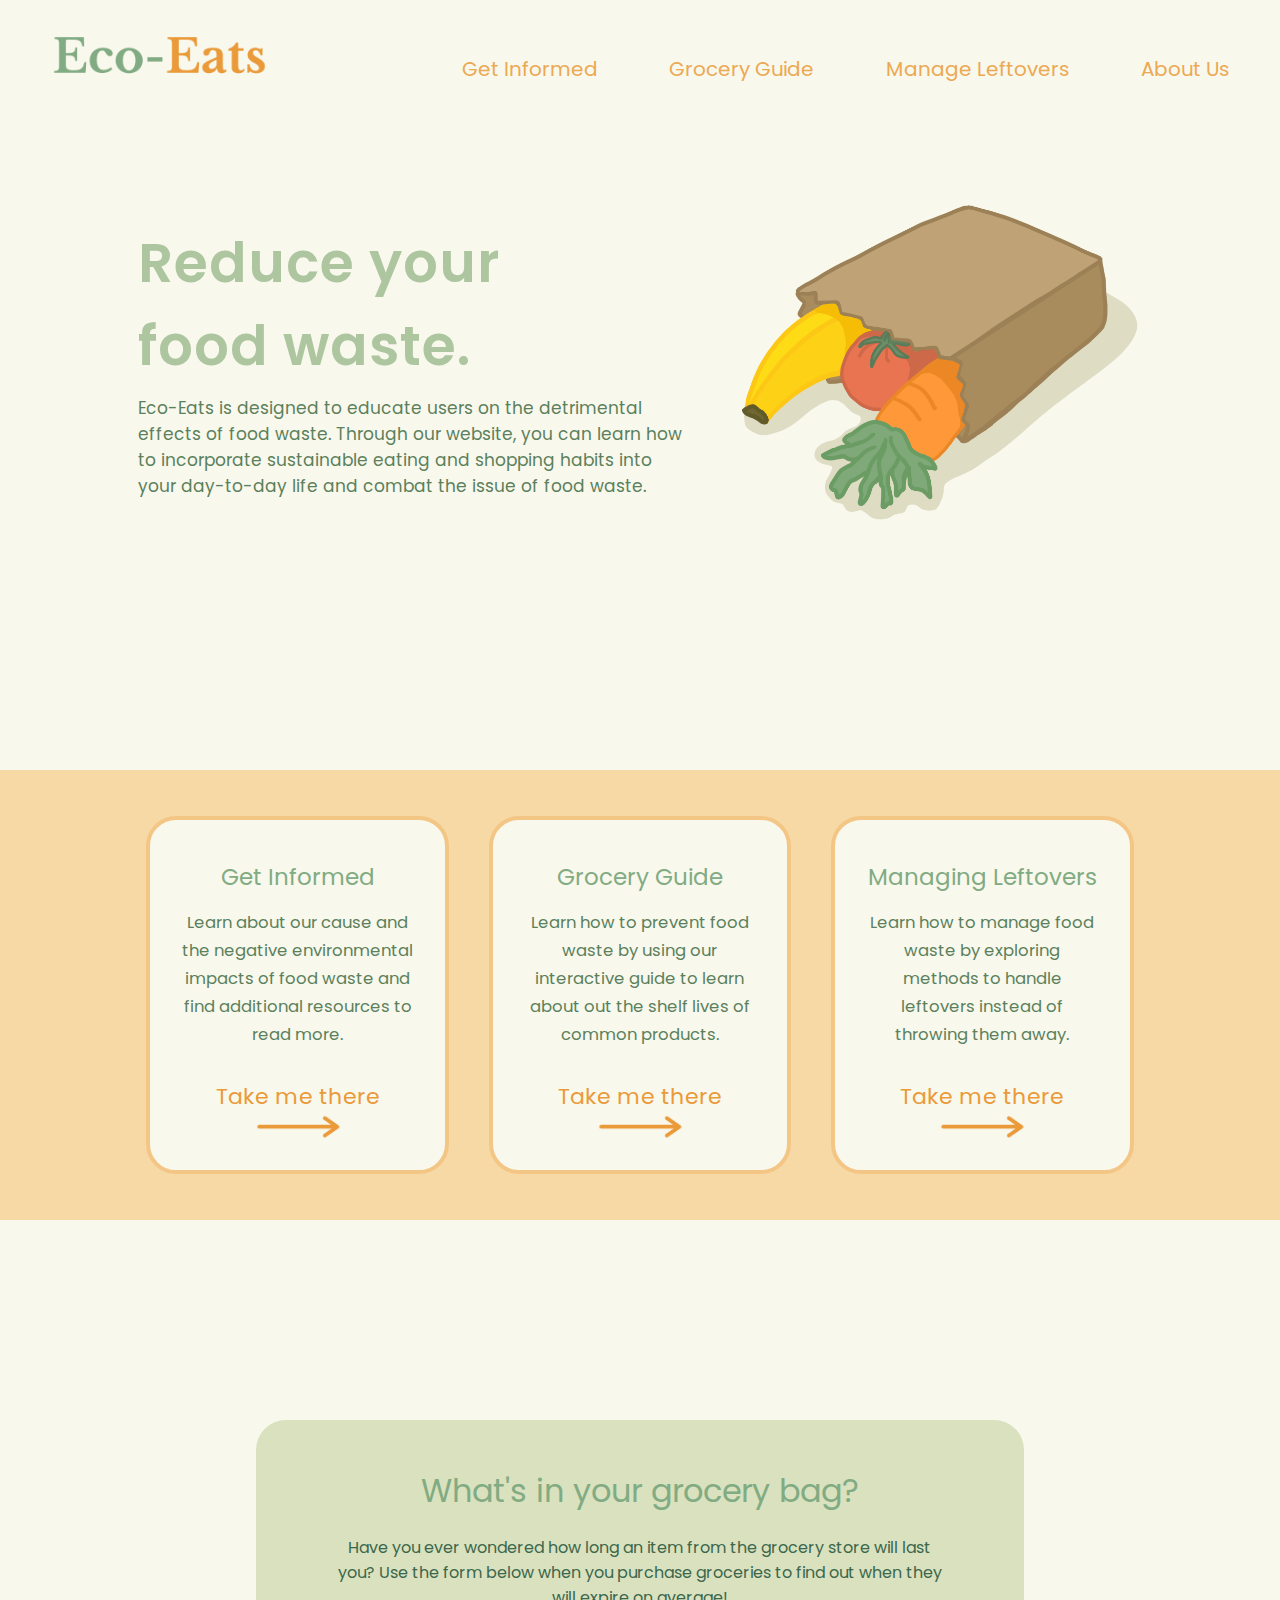
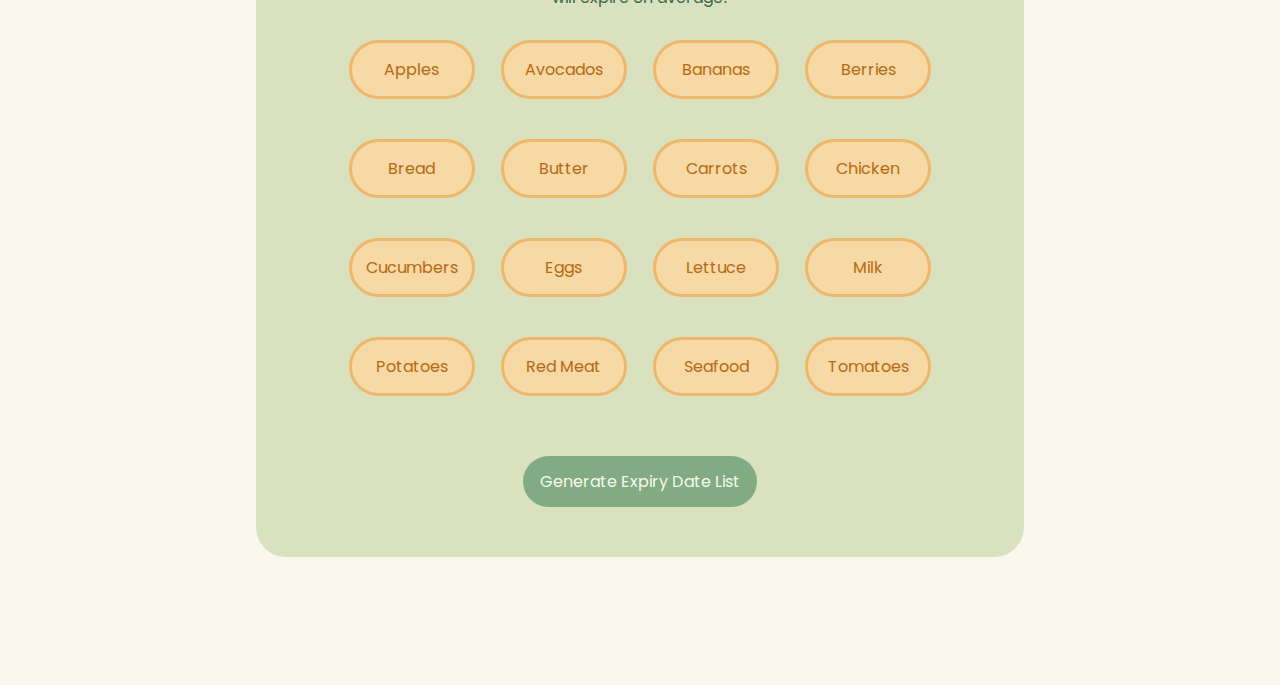
<file: index.html>
<!DOCTYPE html>
<html class="page">
  <head>
    <meta charset="utf-8">
    <meta name="viewport" content="width=device-width">
    <title>Eco Eats</title>
    <link href="style.css" rel="stylesheet" type="text/css" />
  </head>
  <body onload="expiryDateGenerator()">
    <div class="navbar">
      <a href="index.html"><img class="logo" src="assets/logo.png"></a>
      <div class="pagecontainer">
        <a class="pagelinks" href="info.html">Get Informed</a>
        <a class="pagelinks" href="guide.html">Grocery Guide</a>
        <a class="pagelinks" href="leftovers.html">Manage Leftovers</a>
        <a class="pagelinks" href="about.html">About Us</a>
      </div>
    </div>
    
    <div class="homecontainer">
      <div class="hometext">
        <div class="homeheading">Reduce your<br>food waste.</div>
        <div class="blurb">Eco-Eats is designed to educate users on the detrimental effects of food waste. Through our website, you can learn how to incorporate sustainable eating and shopping habits into your day-to-day life and combat the issue of food waste.</div>
      </div>
      <img class="homegraphic" src="assets/homegraphic.png">
    </div> 

    <div class="homecontainer2">
      <div class="directorybox">
        <div style="display:flex; align-items:center;flex-direction:column">
          <div class="directorytext">Get Informed</div>
          <div class="directorydescription">Learn about our cause and the negative environmental impacts of food waste and find additional resources to read more.</div>
        </div>
        <a href="info.html"><div class="redirect">
          <div class="takemethere">Take me there</div>
          <img class="arrow" src="assets/arrow.png">
        </div></a>
      </div>

      <div class="directorybox">
        <div style="display:flex; align-items:center;flex-direction:column">
          <div class="directorytext">Grocery Guide</div>
          <div class="directorydescription">Learn how to prevent food waste by using our interactive guide to learn about out the shelf lives of common products.</div>
        </div>
        <a href="guide.html"><div class="redirect">
          <div class="takemethere">Take me there</div>
          <img class="arrow" src="assets/arrow.png">
        </div></a>
      </div>

      <div class="directorybox">
        <div style="display:flex; align-items:center;flex-direction:column">
          <div class="directorytext">Managing Leftovers</div>
          <div class="directorydescription">Learn how to manage food waste by exploring methods to handle leftovers instead of throwing them away.</div>
        </div>
        <a href="leftovers.html"><div class="redirect">
          <div class="takemethere">Take me there</div>
          <img class="arrow" src="assets/arrow.png">
        </div></a>
      </div>
    </div>
        <div style="display:flex; justify-content:center;">
    <div class="grocerybagcontainer" id="grocerycontainer">
      <p id="grocerybagtitle"> What's in your grocery bag? </p>
      <p class="grocerybagblurb">Have you ever wondered how long an item from the grocery store will last you? Use the form below when you purchase groceries to find out when they will expire on average!</p>
        
            <div class = "grocerybagrow">
            <!-- row one -->
            <label>
              <input type="checkbox" id="apples" value="apples" class="squareBox" name="selector[]">
                 <div class="grocerybagitem">Apples</div>
              </input>
            </label>

            <label>
              <input type="checkbox" id="avocados" value="avocados" class="squareBox" name="selector[]">
                 <div class="grocerybagitem">Avocados</div>
              </input>
            </label>

            <label>
              <input type="checkbox" id="bananas" value="bananas" class="squareBox" name="selector[]">
                 <div class="grocerybagitem">Bananas</div>
              </input>
            </label>

            <label>
              <input type="checkbox" id="berries" value="berries" class="squareBox" name="selector[]">
                 <div class="grocerybagitem">Berries</div>
              </input>
            </label>
          
          <!-- row two -->
            <label>
              <input type="checkbox" id="bread" value="bread" class="squareBox" name="selector[]">
                 <div class="grocerybagitem">Bread</div>
              </input>
            </label>

            <label>
              <input type="checkbox" id="butter" value="butter" class="squareBox" name="selector[]">
                 <div class="grocerybagitem">Butter</div>
              </input>
            </label>

            <label>
              <input type="checkbox" id="carrots" value="carrots" class="squareBox" name="selector[]">
                 <div class="grocerybagitem">Carrots</div>
              </input>
            </label>

            <label>
              <input type="checkbox" id="chicken" value="chicken" class="squareBox" name="selector[]">
                 <div class="grocerybagitem">Chicken</div>
              </input>
            </label>

          <!-- row three -->
            <label>
              <input type="checkbox" id="cucumbers" value="cucumbers" class="squareBox" name="selector[]">
                 <div class="grocerybagitem">Cucumbers</div>
              </input>
            </label>

            <label>
              <input type="checkbox" id="eggs" value="eggs" class="squareBox" name="selector[]">
                 <div class="grocerybagitem">Eggs</div>
              </input>
            </label>

            <label>
              <input type="checkbox" id="lettuce" value="lettuce" class="squareBox" name="selector[]">
                 <div class="grocerybagitem">Lettuce</div>
              </input>
            </label>

            <label>
              <input type="checkbox" id="milk" value="milk" class="squareBox" name="selector[]">
                 <div class="grocerybagitem">Milk</div>
              </input>
            </label>

          <!-- row four -->
            <label>
              <input type="checkbox" id="potatoes" value="potatoes" class="squareBox" name="selector[]">
                 <div class="grocerybagitem">Potatoes</div>
              </input>
            </label>

            <label>
              <input type="checkbox" id="redmeat" value="redmeat" class="squareBox" name="selector[]">
                 <div class="grocerybagitem">Red Meat</div>
              </input>
            </label>

            <label>
              <input type="checkbox" id="seafood" value="seafood" class="squareBox" name="selector[]">
                 <div class="grocerybagitem">Seafood</div>
              </input>
            </label>

            <label>
              <input type="checkbox" id="tomatoes" value="tomatoes" class="squareBox" name="selector[]">
                 <div class="grocerybagitem">Tomatoes</div>
              </input>
            </label>

          </div>

          <div class="dateList">
          </div>

      <div class="grocerybagrow">
      <input type="button" id="generatelist" name="save_value" value="Generate Expiry Date List"/>
      </div>
    
    <script src="https://code.jquery.com/jquery-3.4.1.min.js"></script>
    <script src="script.js"></script>
  </body>
</html>
</file>
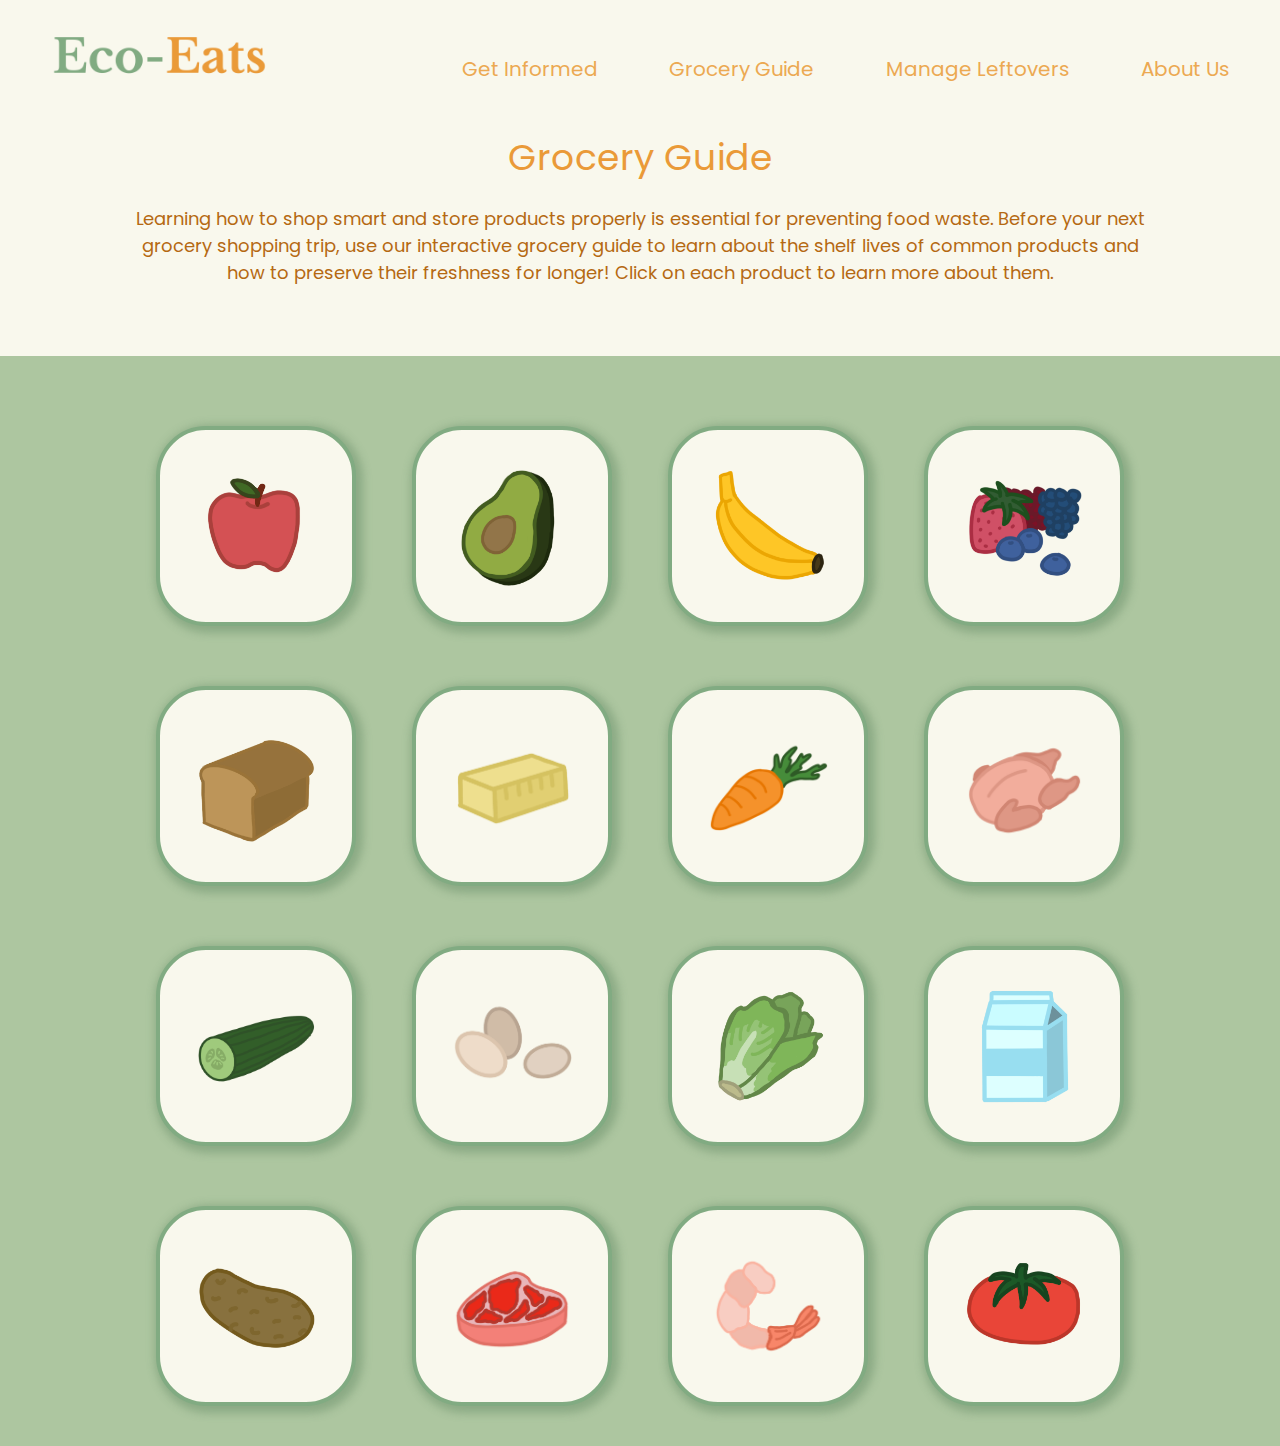
<file: guide.html>
<!DOCTYPE html>
<html class="page">
  <head>
    <meta charset="utf-8">
    <meta name="viewport" content="width=device-width">
    <title>Eco Eats</title>
    <link href="style.css" rel="stylesheet" type="text/css" />
  </head>
  <body>
    <div class="navbar">
      <a href="index.html"><img class="logo" src="assets/logo.png"></a>
      <div class="pagecontainer">
        <a class="pagelinks" href="info.html">Get Informed</a>
        <a class="pagelinks" href="guide.html">Grocery Guide</a>
        <a class="pagelinks" href="leftovers.html">Manage Leftovers</a>
        <a class="pagelinks" href="about.html">About Us</a>
      </div>
    </div>

    <div class="groceryheading">Grocery Guide</div>
    <div style="display:flex; justify-content: center"><div class="groceryblurb">Learning how to shop smart and store products properly is essential for preventing food waste. Before your next grocery shopping trip, use our interactive grocery guide to learn about the shelf lives of common products and how to preserve their freshness for longer! Click on each product to learn more about them.</div></div>

    <div class="guidecontainer">
      <button id="apple" class="guidebox"><img class="foodicons" src="assets/apple.png" alt="apple"></button>

      <button id="avocado" class="guidebox"><img class="foodicons" src="assets/avocado.png" alt="avocado"></button>

      <button id="banana" class="guidebox"><img class="foodicons" src="assets/banana.png" alt="banana"></button>

      <button id="berries" class="guidebox"><img class="foodicons" src="assets/berries.png" alt="berries"></button>

      <button id="bread" class="guidebox"><img class="foodicons" src="assets/bread.png" alt="bread"></button>

      <button id="butter" class="guidebox"><img class="foodicons" src="assets/butter.png" alt="butter"></button>

      <button id="carrot" class="guidebox"><img class="foodicons" src="assets/carrot.png" alt="carrot"></button>

      <button id="chicken" class="guidebox"><img class="foodicons" src="assets/chicken.png" alt="chicken"></button>

      <button id="cucumber" class="guidebox"><img class="foodicons" src="assets/cucumber.png" alt="cucumber"></button>

      <button id="eggs" class="guidebox"><img class="foodicons" src="assets/eggs.png" alt="eggs"></button>

      <button id="lettuce" class="guidebox"><img class="foodicons" src="assets/lettuce.png" alt="lettuce"></button>

      <button id="milk" class="guidebox"><img class="foodicons" src="assets/milk.png" alt="milk"></button>

      <button id="potato" class="guidebox"><img class="foodicons" src="assets/potato.png" alt="potato"></button>

      <button id="redmeat" class="guidebox"><img class="foodicons" src="assets/redmeat.png" alt="red meat"></button>

      <button id="seafood" class="guidebox"><img class="foodicons" src="assets/seafood.png" alt="seafood"></button>

      <button id="tomato" class="guidebox"><img class="foodicons" src="assets/tomato.png" alt="tomato"></button>
    </div>
    
    <div id="appleModal" class="modal">
      <div class="modal-content">
        <span class="close">&times;</span>
        <div class="foodname">Apples</div>
        <div class="modalheading">Average Shelf Life</div>
        <div class="modaltext">
          <ul>
            <li>6-8 weeks in the fridge (uncut, individually wrapped)</li>
            <li>1 week at room temperature</li>
          </ul>
        </div>
        <div class="modalheading">How to retain them for longer:</div>
        <div class="modaltext">
          <ul>
            <li>Leave your apples in whole form until you are ready to eat them to decrease the rate of oxidation and deterioration </li>
            <li>Submerge cut apple slices in a mixture of 1 teaspoon (5 ml) lemon juice per 1 cup (240 ml) water to slow browning</li>
            <li>Store apples in the fridge drawers to retain freshness for longer.</li>
          </ul>
        </div>
      </div>
    </div>

    <div id="avocadoModal" class="modal">
      <div class="modal-content">
        <span class="close">&times;</span>
        <div class="foodname">Avocados</div>
        <div class="modalheading">Average Shelf Life</div>
        <div class="modaltext">
          <ul>
            <li>An unripe avocado lasts about 3 days to a week at room temperature until it ripens.</li> 
            <li>Once it has matured, it can last another 3 to 5 days at peak quality in the fridge.</li>
          </ul>
        </div>
        <div class="modalheading">How to retain them for longer:</div>
        <div class="modaltext">
          <ul>
            <li>Refrigerate avocados once they are in the firm stage to maintain the avocado and then take them out to ripen for use.</li>
            <li>Once ripe, eat the avocado in the next day or two, and then store it whole and uncut in the refrigerator for up to three days.</li>
          </ul>
        </div>
      </div>
    </div>

    <div id="bananaModal" class="modal">
      <div class="modal-content">
        <span class="close">&times;</span>
        <div class="foodname">Bananas</div>
        <div class="modalheading">Average Shelf Life</div>
        <div class="modaltext">
          <ul>
            <li>2 to 3 days in the pantry </li>
            <li>about a week in the fridge</li>
            <li>cut bananas: 3 to 4 days in the fridge</li>
          </ul>
        </div>
        <div class="modalheading">How to retain them for longer:</div>
        <div class="modaltext">
          <ul>
            <li>Wrap the stems in plastic wrap and hang them, away from other produce. </li>
            <li>If the bananas are peeled, add citrus to prevent browning.</li>
            <li>Frozen bananas last much longer (and make a perfect healthy ice cream when blended!)</li>
          </ul>
        </div>
      </div>
    </div>

    <div id="berriesModal" class="modal">
      <div class="modal-content">
        <span class="close">&times;</span>
        <div class="foodname">Berries</div>
        <div class="modalheading">Average Shelf Life</div>
        <div class="modaltext">
          <ul>
            <li>Strawberries, blueberries: 5-7 days in the fridge</li>
            <li>Blackberries, raspberries, and gooseberries: 3-5 days in the fridge</li>
            <li>The fruit will keep best when they are completely whole, with no exposed sliced areas.</li>
          </ul>
        </div>
        <div class="modalheading">How to retain them for longer:</div>
        <div class="modaltext">
          <ul>
            <li>Leave berries unwashed until the moment before consumption to keep them mold-free longer.</li>
            <li>Washing your berries in a solution of vinegar and water can extend their shelf-life by days (sometimes even weeks!). 
</li>
          </ul>
        </div>
      </div>
    </div>

    <div id="breadModal" class="modal">
      <div class="modal-content">
        <span class="close">&times;</span>
        <div class="foodname">Bread</div>
        <div class="modalheading">Average Shelf Life</div>
        <div class="modaltext">
          <ul>
            <li>Bread kept at room temperature can last 3–7 days</li>
            <li>When frozen, bread can last for up to 6 months.</li>
          </ul>
        </div>
        <div class="modalheading">How to retain them for longer:</div>
        <div class="modaltext">
          <ul>
            <li>Bread is more likely to spoil if stored in warm, moist environments. </li>
            <li>Freeze bread and thaw when ready to eat.</li>
            <li>Frozen bread slices are easily thawed in a toaser.</li>
          </ul>
        </div>
      </div>
    </div>

    <div id="butterModal" class="modal">
      <div class="modal-content">
        <span class="close">&times;</span>
        <div class="foodname">Butter</div>
        <div class="modalheading">Average Shelf Life</div>
        <div class="modaltext">
          <ul>
            <li>0.5 - 6 months, depending on temperature</li>
            <li>Butter lasts longer the colder it is stored.</li>
            <li>Stick butters may keep 8–12 months in the freezer.</li>
          </ul>
        </div>
        <div class="modalheading">How to retain them for longer:</div>
        <div class="modaltext">
          <ul>
            <li>Seal butter tightly in its original packaging or aluminum foil.</li>
            <li>Freeze butter slices and use when greasing pans</li>
            <li>Salted butter lasts longer because of its low risk of bacteria growth.</li>
          </ul>
        </div>
      </div>
    </div>

    <div id="carrotModal" class="modal">
      <div class="modal-content">
        <span class="close">&times;</span>
        <div class="foodname">Carrots</div>
        <div class="modalheading">Average Shelf Life</div>
        <div class="modaltext">
          <ul>
            <li>3-5 days at room temperature</li>
            <li>3-4 weeks in the fridge</li>
            <li>If sliced/chopped, they can last 2-3 weeks in the fridge</li>
          </ul>
        </div>
        <div class="modalheading">How to retain them for longer:</div>
        <div class="modaltext">
          <ul>
            <li>Store them whole and un-peeled in a plastic bag in the fridge. Baby carrots are also best in a plastic bag in a refrigerator drawer.</li>
            <li>Carrots may be frozen for 6-8 months, but they should be blanched first and then placed into freezer safe containers</li>
          </ul>
        </div>
      </div>
    </div>

    <div id="chickenModal" class="modal">
      <div class="modal-content">
        <span class="close">&times;</span>
        <div class="foodname">Chicken</div>
        <div class="modalheading">Average Shelf Life</div>
        <div class="modaltext">
          <ul>
            <li>1-2 days in refrigerator (40 °F or below)</li>
            <li>9-12 months in the freezer (0 °F or below)</li>
          </ul>
        </div>
        <div class="modalheading">How to retain them for longer:</div>
        <div class="modaltext">
          <ul>
            <li>Raw chicken is best stored in a leak-proof container to prevent its juices from leaking and contaminating other foods</li>
            <li>Freeze raw or cooked chicken and thaw for use.</li>
          </ul>
        </div>
      </div>
    </div>

    <div id="cucumberModal" class="modal">
      <div class="modal-content">
        <span class="close">&times;</span>
        <div class="foodname">Cucumbers</div>
        <div class="modalheading">Average Shelf Life</div>
        <div class="modaltext">
          <ul>
            <li>Whole cucumbers can last about a week in the fridge.</li>
            <li>Cut cucumbers only last a few days in the fridge.</li>
          </ul>
        </div>
        <div class="modalheading">How to retain them for longer:</div>
        <div class="modaltext">
          <ul>
            <li>Store them whole and unpeeled in a plastic bag in the vegetable drawer in the fridge.</li>
            <li>Do not wash them before putting them in the fridge, but rinse and scrub them well before eating.</li>
            <li>Put cut cucumbers in a baggie and cover the cut end with a moist paper towel for the best storage.</li>
          </ul>
        </div>
      </div>
    </div>

    <div id="eggsModal" class="modal">
      <div class="modal-content">
        <span class="close">&times;</span>
        <div class="foodname">Eggs</div>
        <div class="modalheading">Average Shelf Life</div>
        <div class="modaltext">
          <ul>
            <li>Fresh eggs can be kept for 3–5 weeks in the fridge or about one year in the freezer.</li>
            <li>The longer they are stored, the quality drops</li>
            <li>Refer to the expiration date for specific dates</li>
          </ul>
        </div>
        <div class="modalheading">How to retain them for longer:</div>
        <div class="modaltext">
          <ul>
            <li>Store them in the carton they came from, this also allows us to keep an eye on the printed date</li>
            <li>Store them in the interior of your fridge, away from the door.</li>
            <li>Older eggs are good for boiling, omelets, and scrambled eggs; make sure to check if they have gone bad by cracking them open and sniffing them
</li>
          </ul>
        </div>
      </div>
    </div>

    <div id="lettuceModal" class="modal">
      <div class="modal-content">
        <span class="close">&times;</span>
        <div class="foodname">Lettuce</div>
        <div class="modalheading">Average Shelf Life</div>
        <div class="modaltext">
          <ul>
            <li>Loose leaf lettuce can last 7-10 days in the fridge</li>
            <li>Head lettuce can last 1-3 weeks in the fridge</li>
            <li>Lettuce can be frozen for up to 6 months</li>
          </ul>
        </div>
        <div class="modalheading">How to retain them for longer:</div>
        <div class="modaltext">
          <ul>
            <li>A whole head of lettuce will typically last longer than individual greens, especially tightly bound heads of lettuce, such as iceberg and endive</li>
            <li>To store a full head of lettuce, wrap in a damp paper towel and put the head inside a plastic bag, in the fridge</li>
            <li>To store individual lettuce leaves, spin them dry after washing and place in a plastic bag in the fridge. </li>
          </ul>
        </div>
      </div>
    </div>

    <div id="milkModal" class="modal">
      <div class="modal-content">
        <span class="close">&times;</span>
        <div class="foodname">Milk</div>
        <div class="modalheading">Average Shelf Life</div>
        <div class="modaltext">
          <ul>
            <li>Unopened: 5-7 days after the printed date</li>
            <li>Opened: 2-3 days after the printed date</li>
            <li>If milk is left unrefrigerated for more than two hours, it’s considered unsafe to consume.</li>
          </ul>
        </div>
        <div class="modalheading">How to retain them for longer:</div>
        <div class="modaltext">
          <ul>
            <li>Refrigerate right after purchase</li>
            <li>Always seal properly and return to fridge</li>
            <li>Store milk on an interior shelf instead of a shelf on the fridge door</li>
          </ul>
        </div>
      </div>
    </div>

    <div id="potatoModal" class="modal">
      <div class="modal-content">
        <span class="close">&times;</span>
        <div class="foodname">Potatoes</div>
        <div class="modalheading">Average Shelf Life</div>
        <div class="modaltext">
          <ul>
            <li>1–2 weeks at room temperature</li>
            <li>2–3 months in the fridge</li>
          </ul>
        </div>
        <div class="modalheading">How to retain them for longer:</div>
        <div class="modaltext">
          <ul>
            <li>Store potatoes in a cool and dry place.</li>
            <li>Discard or compost spoiled potatoes immediately to prevent it from spoiling nearby potatoes.</li>
            <li>Store cut potatoes in a sealed container of water and place in the fridge.</li>
          </ul>
        </div>
      </div>
    </div>

    <div id="redmeatModal" class="modal">
      <div class="modal-content">
        <span class="close">&times;</span>
        <div class="foodname">Red Meat</div>
        <div class="modalheading">Average Shelf Life</div>
        <div class="modaltext">
          <ul>
            <li>3-5 days in refrigerator  (40 °F or below)</li>
            <li>4-12 months in the freezer (0 °F or below)</li>
          </ul>
        </div>
        <div class="modalheading">How to retain them for longer:</div>
        <div class="modaltext">
          <ul>
            <li>Freeze and thaw for use.</li>
            <li>Salt meat to draw out moisture and prevent bacteria growth.</li>
          </ul>
        </div>
      </div>
    </div>

    <div id="seafoodModal" class="modal">
      <div class="modal-content">
        <span class="close">&times;</span>
        <div class="foodname">Seafood</div>
        <div class="modalheading">Average Shelf Life</div>
        <div class="modaltext">
          <ul>
            <li>Up to 6 months in freezer</li>
            <li>However, if you want to preserve its quality, flavor, and texture, freeze seafood only for up to 3 months. </li>
            <li>The earlier you use them, the better.</li>
          </ul>
        </div>
        <div class="modalheading">How to retain them for longer:</div>
        <div class="modaltext">
          <ul>
            <li>Frozen seafood should be kept frozen, and date packages of frozen seafood so you can use the older seafood first.</li>
            <li>Curing preserves fish by either smoking or salting it.</li>
          </ul>
        </div>
      </div>
    </div>


    <div id="tomatoModal" class="modal">
      <div class="modal-content">
        <span class="close">&times;</span>
        <div class="foodname">Tomatoes</div>
        <div class="modalheading">Average Shelf Life</div>
        <div class="modaltext">
          <ul>
            <li>2 weeks in the fridge </li>
            <li>1 week at room temperature</li>
          </ul>
        </div>
        <div class="modalheading">How to retain them for longer:</div>
        <div class="modaltext">
          <ul>
            <li>Purchase slightly unripe tomatoes if not using immediately.</li>
            <li>Store stem-side down.</li>
            <li>Keep unripe tomatoes on the counter, and store in the fridge when ripe.</li>
          </ul>
        </div>
      </div>
    </div>


    
    <script src="script.js"></script>
  </body>
</html>
</file>
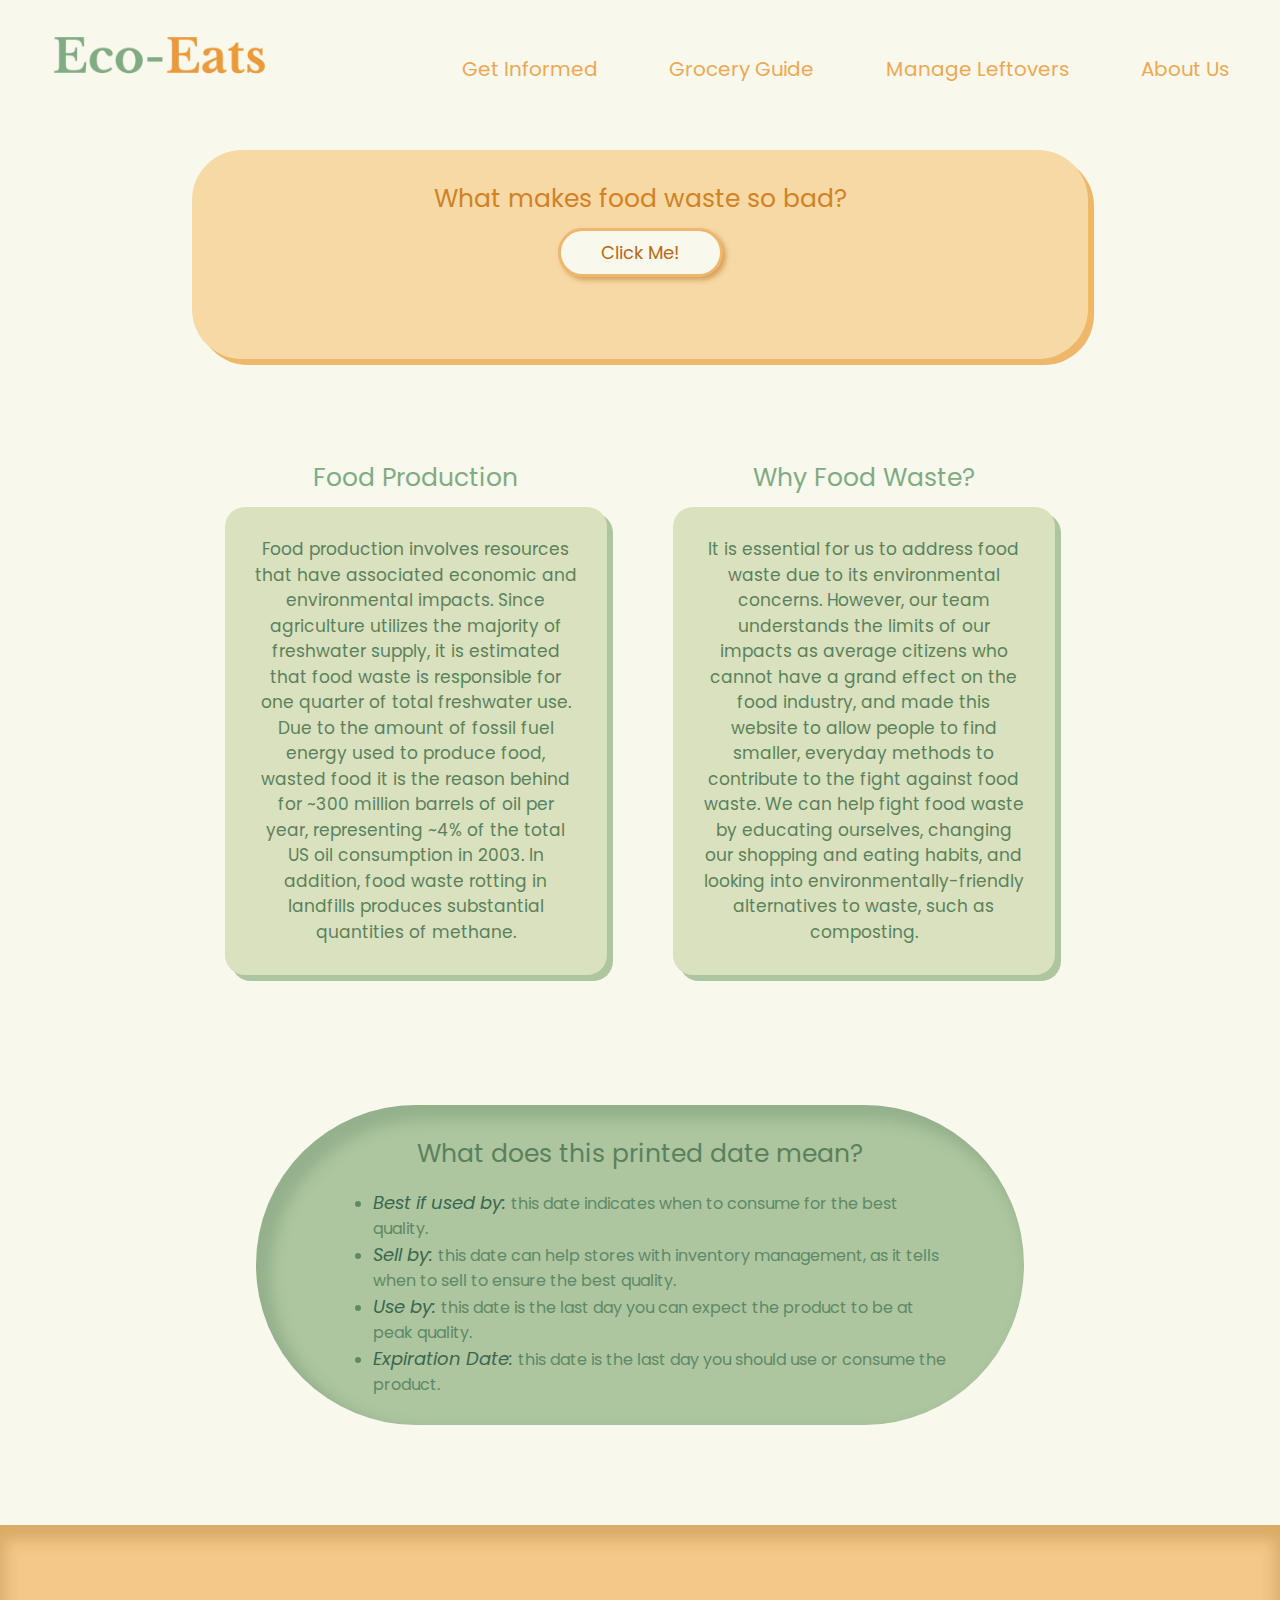
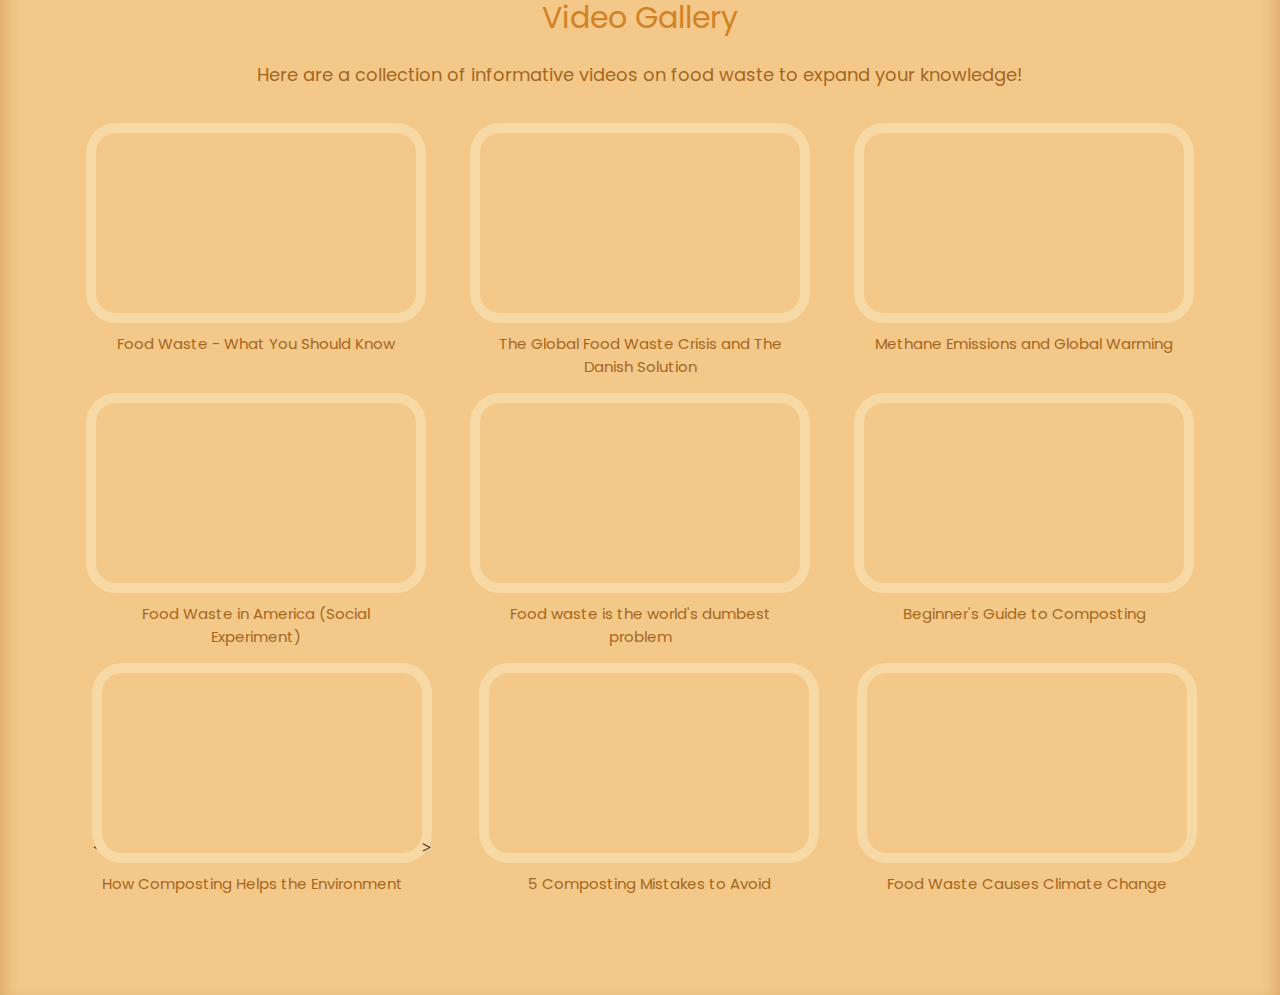
<file: info.html>
<!DOCTYPE html>
<html class="page">
  <head>
    <meta charset="utf-8">
    <meta name="viewport" content="width=device-width">
    <title>Eco Eats</title>
    <link href="style.css" rel="stylesheet" type="text/css" />
    
  </head>
  <body>

    <div class="navbar">
      <a href="index.html"><img class="logo" src="assets/logo.png"></a>
      <div class="pagecontainer">
        <a class="pagelinks" href="info.html">Get Informed</a>
        <a class="pagelinks" href="guide.html">Grocery Guide</a>
        <a class="pagelinks" href="leftovers.html">Manage Leftovers</a>
        <a class="pagelinks" href="about.html">About Us</a>
      </div>
    </div>

<div class="factgenerator">
  <div class='factheading'>What makes food waste so bad?</div>
  <button id="clickme" onclick="displayFact()">Click Me!</button>
  <p id="factGen"></p>
</div>
<!--Main Info --->
<div class="infocontainer">
  <div style="width: 40%; display: flex; flex-direction: column; align-items: center;">
    <div class="infotitle">Food Production</div>
    <div class="textbox">
      
      Food production involves resources that have associated economic and environmental impacts. Since agriculture utilizes the majority of freshwater supply, it is estimated that food waste is responsible for one quarter of total freshwater use. Due to the amount of fossil fuel energy used to produce food, wasted food it is the reason behind for ~300 million barrels of oil per year, representing ~4% of the total US oil consumption in 2003. In addition, food waste rotting in landfills produces substantial quantities of methane.
    </div>
  </div>
  <div style="width: 40%; display: flex; flex-direction: column; align-items: center;">
    <div class="infotitle">Why Food Waste?
    </div>
    <div class="textbox"> It is essential for us to address food waste due to its environmental concerns. However, our team understands the limits of our impacts as average citizens who cannot have a grand effect on the food industry, and made this website to allow people to find smaller, everyday methods to contribute to the fight against food waste. We can help fight food waste by educating ourselves, changing our shopping and eating habits, and looking into environmentally-friendly alternatives to waste, such as composting.
    </div>
  </div>
</div>

<div class="infocontainer2">
  <div class="printeddate">What does this printed date mean?</div>
  <div class="infotext2">
    <ul>
      <li><span style="font-size: 18px; font-style:italic; color:#3B674C;">Best if used by: </span> this date indicates when to consume for the best quality.</li>
      <li><span style="font-size: 18px;font-style:italic; color:#3B674C;">Sell by: </span> this date can help stores with inventory management, as it tells when to sell to ensure the best quality.</li>
      <li><span style="font-size: 18px;font-style:italic;color:#3B674C;">Use by: </span> this date is the last day you can expect the product to be at peak quality.</li>
      <li><span style="font-size: 18px;font-style:italic;color:#3B674C;">Expiration Date: </span> this date is the last day you should use or consume the product.</li>
    <ul>
  </div>
</div>

<div class="gallerycontainer">
<div class="galleryheading">Video Gallery</div>
<div class="galleryblurb">Here are a collection of informative videos on food waste to expand your knowledge!</div>

<div class="videogallery">

<div>
<iframe src="https://www.youtube.com/embed/RL_NYVxe8uY" title="YouTube video player" frameborder="0" allow="accelerometer; autoplay; clipboard-write; encrypted-media; gyroscope; picture-in-picture" allowfullscreen></iframe>

    <div class="resources">Food Waste - What You Should Know</div>
</div>

<div>
<iframe src="https://www.youtube.com/embed/e7HwD5Go3io" title="YouTube video player" frameborder="0" allow="accelerometer; autoplay; clipboard-write; encrypted-media; gyroscope; picture-in-picture" allowfullscreen></iframe>

    <div class="resources">The Global Food Waste Crisis and The Danish Solution
 </div>
</div>

<div>
<iframe width="420" height="236.25" src="https://www.youtube.com/embed/3m0OSVodXlw" title="YouTube video player" frameborder="0" allow="accelerometer; autoplay; clipboard-write; encrypted-media; gyroscope; picture-in-picture" allowfullscreen></iframe>

    <div class="resources">Methane Emissions and Global Warming
 </div>
</div>


<div>
 <iframe width="420" height="236.25" src="https://www.youtube.com/embed/MsqtYmbDMYY" title="YouTube video player" frameborder="0" allow="accelerometer; autoplay; clipboard-write; encrypted-media; gyroscope; picture-in-picture" allowfullscreen></iframe>

 <div class="resources"> Food Waste in America (Social Experiment)
 </div>
</div>


<div>
<iframe width="420" height="236.25" src="https://www.youtube.com/embed/6RlxySFrkIM" title="YouTube video player" frameborder="0" allow="accelerometer; autoplay; clipboard-write; encrypted-media; gyroscope; picture-in-picture" allowfullscreen></iframe>
 <div class="resources"> Food waste is the world's dumbest problem
 </div></div>

<div><iframe width="560" height="315" src="https://www.youtube.com/embed/XfuJJNGuS0Q" title="YouTube video player" frameborder="0" allow="accelerometer; autoplay; clipboard-write; encrypted-media; gyroscope; picture-in-picture" allowfullscreen></iframe>
<div class="resources">Beginner's Guide to Composting
</div></div>

<div><<iframe width="560" height="315" src="https://www.youtube.com/embed/ufsbrz8IRgY" title="YouTube video player" frameborder="0" allow="accelerometer; autoplay; clipboard-write; encrypted-media; gyroscope; picture-in-picture" allowfullscreen></iframe>></iframe>
<div class="resources">How Composting Helps the Environment
</div></div>

<div><iframe width="560" height="315" src="https://www.youtube.com/embed/VHqXAM_EfQk" title="YouTube video player" frameborder="0" allow="accelerometer; autoplay; clipboard-write; encrypted-media; gyroscope; picture-in-picture" allowfullscreen></iframe>
<div class="resources">5 Composting Mistakes to Avoid
</div></div>


<div><iframe width="560" height="315" src="https://www.youtube.com/embed/1MpfEeSem_4" title="YouTube video player" frameborder="0" allow="accelerometer; autoplay; clipboard-write; encrypted-media; gyroscope; picture-in-picture" allowfullscreen></iframe>
<div class="resources">Food Waste Causes Climate Change
</div></div>

</div>
</div>
    <script src="script.js"></script>
  </body>
</html>
</file>
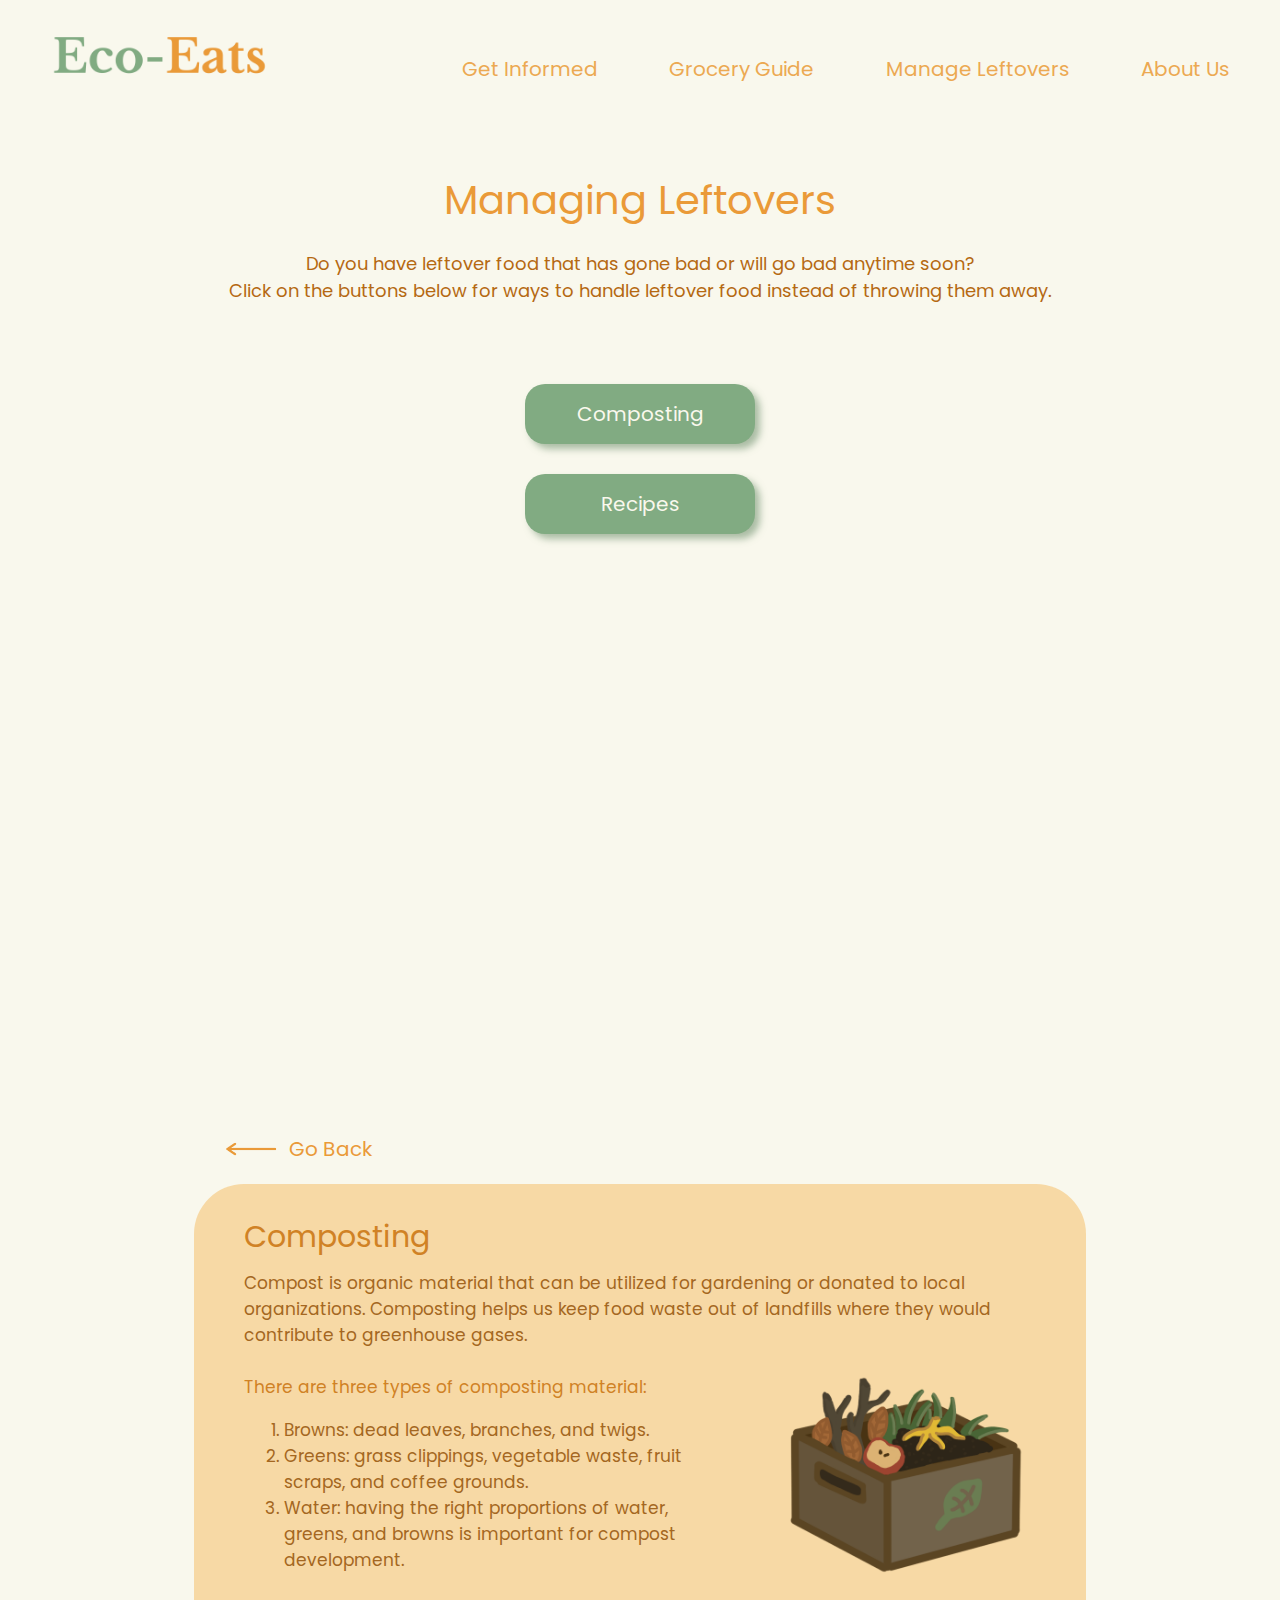
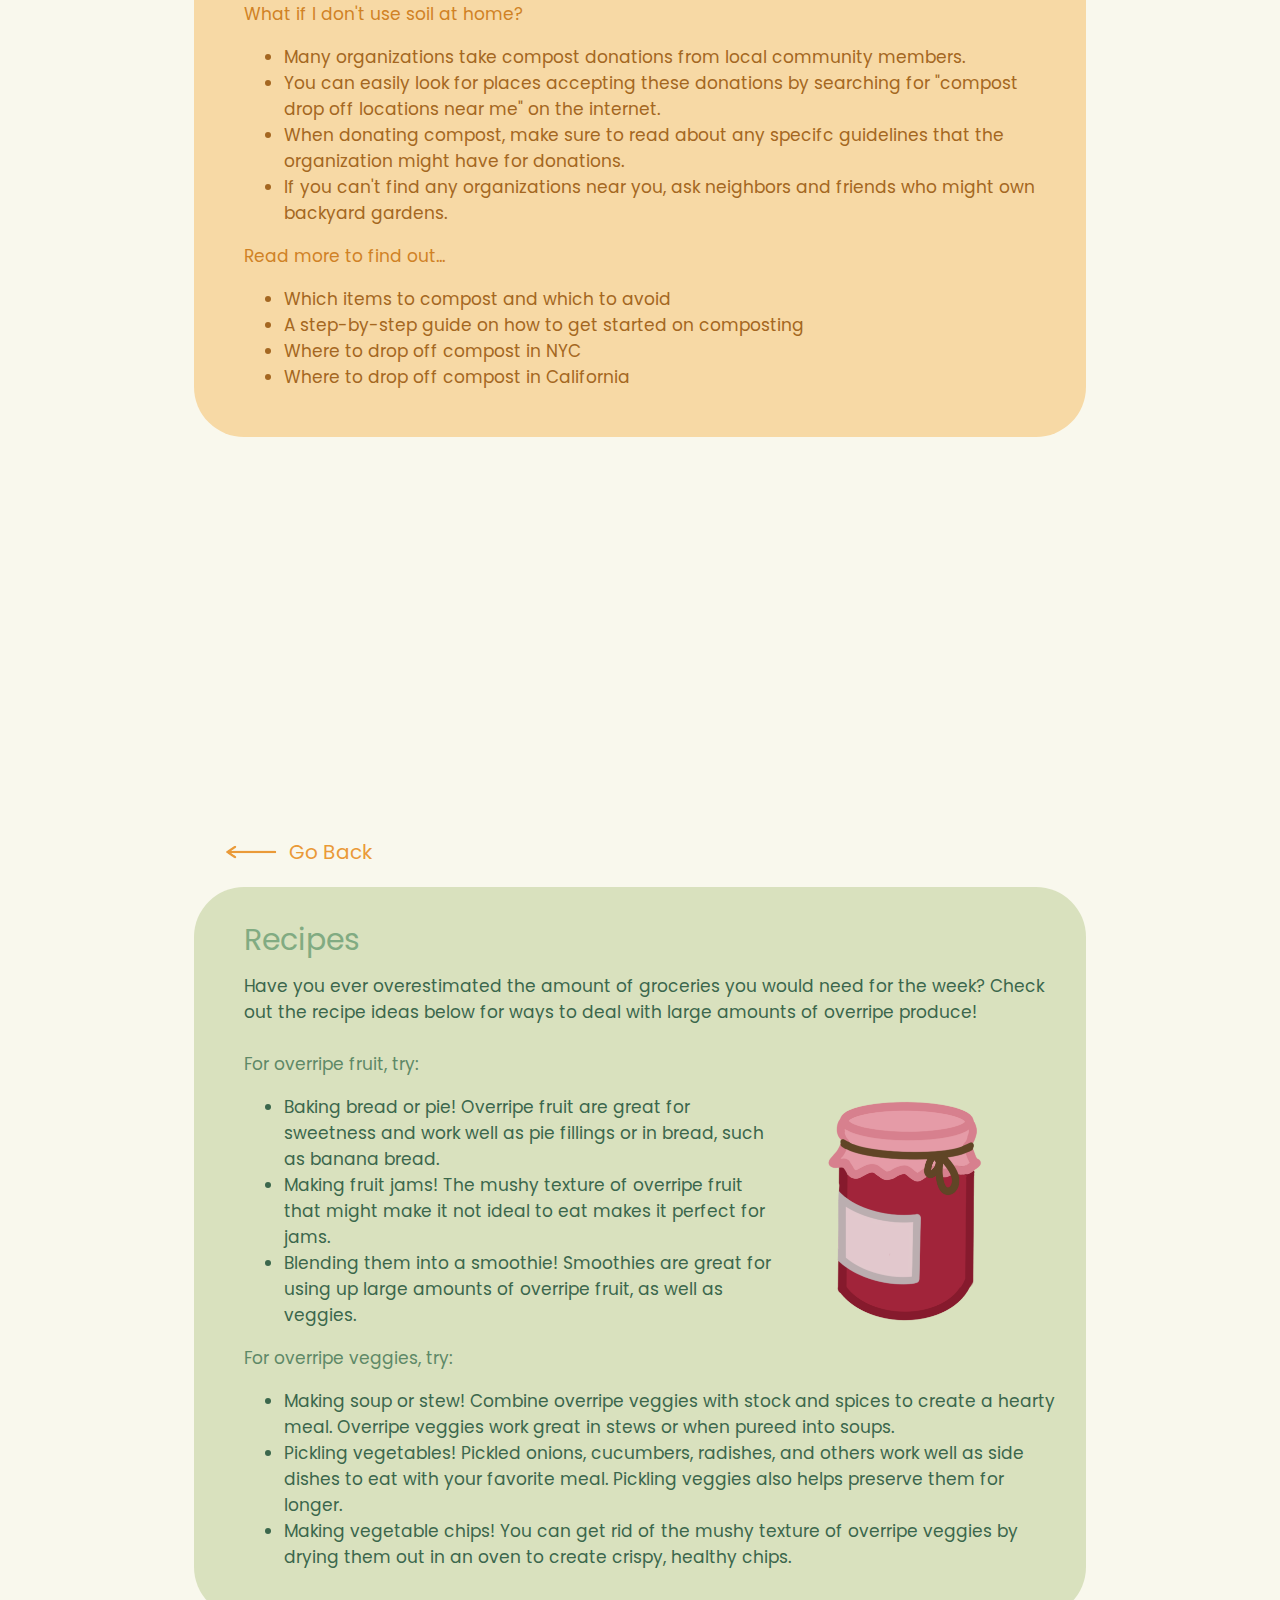
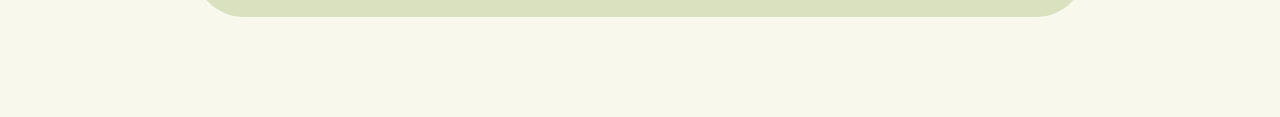
<file: leftovers.html>
<!DOCTYPE html>
<html class="page">
  <head>
    <meta charset="utf-8">
    <meta name="viewport" content="width=device-width">
    <title>Eco Eats</title>
    <link href="style.css" rel="stylesheet" type="text/css" />
  </head>
  <body>
    <div class="navbar">
      <a href="index.html"><img class="logo" src="assets/logo.png"></a>
      <div class="pagecontainer">
        <a class="pagelinks" href="info.html">Get Informed</a>
        <a class="pagelinks" href="guide.html">Grocery Guide</a>
        <a class="pagelinks" href="leftovers.html">Manage Leftovers</a>
        <a class="pagelinks" href="about.html">About Us</a>
      </div>
    </div>

    <div class="leftoversheading">Managing Leftovers</div>
    <div class="leftoversblurb">Do you have leftover food that has gone bad or will go bad anytime soon?<br>Click on the buttons below for ways to handle leftover food instead of throwing them away.</div>

    <div class="leftoverscontainer">
      <a href="#compost" class="leftoversbutton">Composting</a>
      
      <a href="#recipes" class="leftoversbutton">Recipes</a>
    </div>

    <div id="compost">
    <a href="leftovers.html">
    <div class="goback">
      <img class="backarrow" src="assets/arrow.png">
      <div>Go Back</div>
    </div></a>
    <div class="compostcontainer">
      <div class="compostheading">Composting</div>
      <div class="compostblurb">
        Compost is organic material that can be utilized for gardening or donated to local organizations. Composting helps us keep food waste out of landfills where they would contribute to greenhouse gases.<br><br>
        <div style="display:flex;flex-direction:row;justify-content:space-between;">
        <div  style="width: 60%;">
        <span style="color:#D08225;">There are three types of composting material:</span>
        <ol>
          <li>Browns: dead leaves, branches, and twigs.</li>
          <li>Greens: grass clippings, vegetable waste, fruit scraps, and coffee grounds.</li>
          <li>Water: having the right proportions of water, greens, and browns is important for compost development.</li>
        </ol>
        </div>
        <img src="assets/compostbox.png" class="jam" alt="compost">
        </div>
        <span style="color:#D08225;">What if I don't use soil at home?</span>
        <ul>
          <li>Many organizations take compost donations from local community members.</li>
          <li>You can easily look for places accepting these donations by searching for "compost drop off locations near me" on the internet.</li>
          <li>When donating compost, make sure to read about any specifc guidelines that the organization might have for donations.</li>
          <li>If you can't find any organizations near you, ask neighbors and friends who might own backyard gardens.</li>
        </ul>
        <span style="color:#D08225;">Read more to find out...</span>
        <ul>
          <a class="compostlinks" href="https://www.epa.gov/recycle/composting-home"><li>Which items to compost and which to avoid</li></a>
          <a class="compostlinks" href="https://www.nrdc.org/stories/composting-way-easier-you-think?gclid=CjwKCAjw092IBhAwEiwAxR1lRu3jHazwPmxF7zuNN5QZRNhrsCk1MnwzBv81WM-9xBtnI7XL9LHeLBoCdwYQAvD_BwE"><li>A step-by-step guide on how to get started on composting</li></a>
          <a class="compostlinks" href="https://www1.nyc.gov/assets/dsny/site/services/food-scraps-and-yard-waste-page/nyc-food-scrap-drop-off-locations"><li>Where to drop off compost in NYC</li></a>
          <a class="compostlinks" href="https://www.litterless.com/where-to-compost/california"><li>Where to drop off compost in California</li></a>
        </ul>

      </div>
     
    </div>
    </div> 

    <div id="recipes">
    <a href="leftovers.html">
    <div class="goback">
      <img class="backarrow" src="assets/arrow.png">
      <div>Go Back</div>
    </div></a>
    <div class="recipecontainer">
      <div class="recipeheading">Recipes</div>
      <div class="recipeblurb">
        Have you ever overestimated the amount of groceries you would need for the week? Check out the recipe ideas below for ways to deal with large amounts of overripe produce!<br><br>
        <span style="color:#5E8967;">For overripe fruit, try:</span>
        <div style="display:flex;flex-direction:row;justify-content:space-between;">
        <ul style="width: 60%;">
          <li>Baking bread or pie! Overripe fruit are great for sweetness and work well as pie fillings or in bread, such as banana bread.</li>
          <li>Making fruit jams! The mushy texture of overripe fruit that might make it not ideal to eat makes it perfect for jams.</li>
          <li>Blending them into a smoothie! Smoothies are great for using up large amounts of overripe fruit, as well as veggies.</li>
        </ul>
        <img alt="jam" class="jam" src="assets/jam.png">
        </div>
        <span style="color:#5E8967;">For overripe veggies, try:</span>
        <ul>
          <li>Making soup or stew! Combine overripe veggies with stock and spices to create a hearty meal. Overripe veggies work great in stews or when pureed into soups.</li>
          <li>Pickling vegetables! Pickled onions, cucumbers, radishes, and others work well as side dishes to eat with your favorite meal. Pickling veggies also helps preserve them for longer.</li>
          <li>Making vegetable chips! You can get rid of the mushy texture of overripe veggies by drying them out in an oven to create crispy, healthy chips.
          </li>
        </ul>

      </div>
    </div>
    </div> 

    <script src="script.js"></script>
  </body>
</html>
</file>
<file: style.css>
@import url('https://fonts.googleapis.com/css2?family=Libre+Baskerville&family=Poppins:wght@500&display=swap');
/**for all pages**/
.page {
  background-color: #F9F8ED;
}

body {
  margin-top: 100px;
  margin: 0px;
}

.navbar {
  width: 100%;
  background-color: #F9F8ED;
  margin: 0px;
  position: fixed;
  top:0;
  left:0;
  display: flex;
  flex-direction: row;
  justify-content: space-between;
  align-items: flex-end;
  height: 89px;
  z-index: 1;
}

.pagecontainer {
  display: flex;
  flex-direction: row;
  justify-content: space-between;
  width: 60%;
  margin-bottom: 5px;
  margin-right: 50px;
}

.pagelinks {
  font-family: Poppins;
  text-decoration: none;
  color: #ECA952;
  font-size: 20px;
}

.pagelinks:hover {
  color: #EA9A38;
  text-decoration: underline;
  text-decoration-thickness: 4px;
  text-underline-offset: 8px;
}

.logo {
  object-fit: contain;
  height: 50px;
  margin-bottom: 5px;
  margin-left: 50px;
}

/**home page**/
.homecontainer {
  width: 100%;
  display: flex;
  flex-direction: row;
  justify-content: center;
  align-items: center;
  margin-top: 200px;
}
.hometext {
  display: flex;
  flex-direction: column;
  width: 43%;

}

.homeheading {
  font-family: Poppins;
  color: #ADC6A0;
  font-weight: 600; 
  letter-spacing: 1px;
  font-size: 55px;
  margin-bottom: 8px;
}

.blurb {
  font-family: Poppins;
  font-size: 17px;
  color: #5B815C;
}

.homegraphic {
  object-fit: contain;
  height: 320px;
  margin-left: 50px;
}

.homecontainer2 {
  width:100%;
  background-color: #F7D9A5;
  margin-top: 250px;
  display: flex;
  flex-direction: row;
  justify-content: center;
  align-items: center;
  height: 450px;
  margin-bottom: 200px;
}

.directorybox {
  width: 23%;
  min-width: 250px;
  border-radius: 30px;
  height: 350px;
  background-color: #F9F8ED;
  margin-left: 20px;
  margin-right: 20px;
  display: flex;
  align-items: center;
  flex-direction: column;
  justify-content: space-between;
  border: solid 4px #F4C686;
}

.directorytext {
  font-family: poppins;
  font-size: 23px;
  color:#81AB82;
  margin: 15px;
  margin-top: 40px;
}

.directorydescription {
  font-family: poppins;
  font-size: 16.5px;
  color: #5B815C;
  width: 80%;
  text-align: center;
  line-height: 170%;
}

.takemethere {
  font-family: poppins;
  font-size: 22px;
  color: #EA9A38;
  text-decoration: none;
  transition: 0.4s;
}

.redirect {
  display: flex;
  flex-direction: column;
  align-items: center;
  justify-content: center;
  text-decoration: none;
  margin-bottom: 30px;
}

.redirect:hover .arrow {
  width: 55%;
}

.redirect:hover .takemethere{
  font-size: 25px;
}

.arrow {
  object-fit: contain;
  width: 45%;
  transition: 0.4s;
}

a {
  text-decoration:none;
}


/**grocery guide**/
.groceryheading {
  margin-top: 130px;
  font-family: poppins;
  font-size: 36px;
  color: #EA9A38;
  text-align: center;
}

.groceryblurb {
  margin-top: 20px;
  font-family: poppins;
  font-size: 18px;
  color: #B56912;
  width: 80%;
  text-align: center;
}

.guidecontainer {
  width: 80%;
  padding-left: 10%;
  padding-right: 10%;
  background-color: #ADC6A0;
  display: flex;
  flex-wrap: wrap;
  justify-content: space-around;
  align-items: center;
  margin-top: 70px;
  padding-top: 50px;
}

.guidebox {
  border-radius: 50px;
  width: 200px;
  margin: 20px;
  margin-bottom: 40px;
  height: 200px;
  background-color: #F9F8ED;
  display: flex;
  justify-content: center;
  align-items: center;
  border: #81AB82 solid 4px;
  box-shadow: 3px 3px 8px 4px rgba(91, 129, 92, 0.4);
}

.guidebox:hover, .guidebox:active {
  box-shadow: 3px 3px 10px 6px rgba(90, 90, 90, 0.3) inset;
}

.foodicons {
  object-fit: contain;
  width: 120px;
}


.modal {
  display: none;
  position: fixed; 
  z-index: 2;
  left: 0;
  top: 0;
  width: 100%; 
  height: 100%;
  overflow: auto; 
  background-color: rgba(0,0,0,0.4);
}

.modal-content {
  background-color: #F7D9A5;
  border-radius: 30px;
  padding: 20px;
  padding-top: 0px;
  margin: auto;
  border: 4px solid #EEB76B;
  width: 75%;
  margin-top: 150px;
  color: #B56912;
  font-family: poppins;
}

.foodname {
  color:#B56912;
  font-size: 25px;
  margin-bottom: 10px;
  padding-top: 20px;
}

.modalheading {
  color:#D08225;
  font-size: 20px;
}

.modaltext {
  color:#B56912;
  font-size: 16px;
}

.close {
  color: #B56912;
  float: right;
  font-size: 40px;
  font-weight: bold;
}

.close:hover,
.close:focus {
  color: #EA9A38;
  text-decoration: none;
  cursor: pointer;
}

/**about page**/

.aboutUsheading{
  margin-top:130px;
  font-family:poppins; 
  font-size:40px;
  color:#81AB82;
  text-align:center;
}

.imageBios {
  display: flex;
  justify-content: space-around;
  margin:auto;
  margin-top: 30px;
  margin-left: 5%;
  margin-right: 5%;
  align-items: center;
}

.profile{
  object-fit: cover;
  width: 18vw;
  height: 18vw;
  border: #EEB76B 8px solid;
  border-radius:50%;
}

.endingMessageAbout{
  font-family:poppins; 
  font-size:30px;
  color:#D08225;
  text-align: center;
  margin-top:75px;
  margin-bottom: 100px;
}

.aboutcontainer{
  margin-top:30px;
  display: flex;
  flex-direction:row;
  justify-content: space-around;
  align-items:flex-start;
  margin-left: 5%;
  margin-right: 5%;
  margin-bottom:100px;
}

.bioBox{
  width:16vw;
  min-width:230px;
  min-height:350px;
  background-color: #D9E1BE;
  display: flex;
  align-items:center;
  flex-direction:column;
  justify-content: space-between;
  border:solid 4px #ADC6A0;
  border-radius: 30px;
  padding: 10px;
}

.bioName{
  font-family: poppins;
  font-size:25px;
  color:#3B674C;
  margin:15px;
  margin-top: 10px;
}
.bioWords{
  font-family:poppins;
  font-size:17px;
  color: #5E8967;
  text-align: center;
}

/* grocery bag expiry date list */
.grocerybagcontainer {
  background-color: #D9E1BE;
  border-radius: 30px;
  width: 60%;
  margin-bottom: 8em;
}

#grocerybagtitle {
  font-family: Poppins;
  color: #81AB82;
  font-size: 2em;
  text-align: center;
  padding-top: 15px;
  margin-bottom: 0px;
}

.grocerybagblurb {
  font-family: Poppins;
  color: #3B674C;
  font-size: 16px;
  text-align: center;
  width: 80%;
  margin: auto;
  margin-top: 20px;

}

.grocerybagrow {
  display: flex;
  width: 80%;
  justify-content: space-evenly;
  flex-wrap: wrap;
  margin: auto;
  text-align: center;
}

.grocerybagitem {
  border: 3px solid #EEB76B;
  border-radius: 30px;
  font-size: 16px;
  font-family: Poppins;
  padding-top: 14px;
  padding-bottom: 14px;
  background-color: #F7D9A5;
  color: #B56912;
  cursor: pointer;
  margin: 10px;
  width: 120px;
  text-align: center;
}

.squareBox:checked ~ .grocerybagitem {
  border: 3px solid #B56912;
  background-color: #B56912;
  color: #F7D9A5;
}

.grocerybagitem:hover {
  border: 3px solid #B56912;
  background-color: #B56912;
  color: #F7D9A5;
}

:checked {
  border: 3px solid #B56912;
  background-color: #B56912;
  color: #F7D9A5;
}

#generatelist {
  justify-self: center;
  border: none;
  border-radius: 30px;
  font-size: 16px;
  font-family: Poppins;
  padding: 13px 17px;
  background-color: #81AB82;
  color: #F9F8ED;
  cursor: pointer;
  transition: 0.4s;
  margin: 50px;
}

#generatelist:hover {
  font-size: 18px;
}

fieldset {
  border: none;
  max-width: 65%;
}

.squareBox {
  opacity: 0;
}

input[type=checkbox] {
  flex: inherit;
  margin-right: 10px;
}

form {
  max-width: 65%;
}

.expiryDateInfo{
  font-family: Poppins;
  color: #5E8967;
  font-size: 17px;
  text-align: center;
  padding-top: 15px;
}

/**managing leftovers**/
.leftoversheading {
  font-family: poppins;
  font-size: 40px;
  text-align: center;
  color: #EA9A38;
  margin-top: 170px;
  margin-bottom: 20px;
}

.leftoversblurb {
  font-family: poppins;
  font-size: 18px;
  text-align: center;
  margin-bottom: 50px;
  width: 70%;
  margin: auto;
  color: #B56912;
}

.leftoverscontainer {
  display: flex;
  flex-direction: column;
  justify-content: center;
  align-items: center;
  margin-top: 50px;
  margin-bottom: 500px;
}

.leftoversbutton {
  background-color: #81AB82;
  font-family: poppins;
  width: 200px;
  text-align: center;
  font-size: 20px;
  color:#F9F8ED;
  border-radius: 20px;
  padding: 15px;
  margin-top: 30px;
  box-shadow: 5px 5px 7px rgba(91, 129, 92, 0.5);
}

.leftoversbutton:hover {
  color: #5B815C;
  background-color: #ADC6A0;
  box-shadow: 5px 5px 7px rgba(91, 129, 92, 0.3) inset;
}


#compost {
  padding-top: 100px;
}

.compostcontainer {
  background-color: #F7D9A5;
  margin: auto;
  width: 65%;
  border-radius: 50px;
  padding: 30px;
  margin-bottom: 300px;
}

.compostheading {
  font-family: poppins;
  color: #D08225;
  font-size: 30px;
  text-align: left;
  padding-left: 20px;
  margin-bottom : 10px;
}

.compostlinks {
  color: #A46721;
  font-size: 17px;
}

.compostlinks:hover {
  color:#D08225;
}

.compostblurb {
  font-family: poppins;
  color: #A46721;
  font-size: 17px;
  text-align: left;
  padding-left: 20px;
}

#recipes {
  margin-top: 300px;
  padding-top: 100px;
}

.goback {
  font-family: poppins;
  color: #EA9A38;
  font-size: 20px;
  display: flex;
  flex-direction: row;
  align-items: center;
  width: 65%;
  margin: auto;
  margin-bottom: 20px;
  transition: 0.4s;
}

.goback:hover {
  font-size: 22px;
}

.backarrow {
  transform: rotate(180deg);
  width: 55px;
  margin-right: 10px;
}

.recipecontainer {
  background-color: #D9E1BE;
  font-family: poppins;
  margin: auto;
  width: 65%;
  border-radius: 50px;
  padding: 30px;
  margin-bottom: 100px;
}

.recipeheading {
  font-family: poppins;
  color: #81AB82;
  font-size: 30px;
  text-align: left;
  padding-left: 20px;
  margin-bottom: 10px;
}

.recipeblurb {
  font-family: poppins;
  color: #3B674C;
  font-size: 17px;
  text-align: left;
  padding-left: 20px;
}

.jam {
  object-fit: contain;
  width: 30%;
  padding-right: 30px;
}

/**info page**/
.page {
  background-color: #F9F8ED;
}

.factheading {
  font-family: poppins;
  font-size: 25px;
  color: #D08225;
  text-align: center;
  margin-top: 30px;
}

#clickme {
  font-family: poppins;
  padding: 8px 40px;
  color: #B56912;
  font-size: 18px;
  margin:10px;
  background-color: #F9F8ED;
  border-radius: 30px;
  border: 3px solid #EEB76B;
  text-align: center;
  box-shadow:3px 3px 5px rgba(181, 105, 18, 0.5);
}

#factGen {
  font-family: poppins;
  font-size: 18px;
  width: 80%;
  color: #A46721;
  text-align: center;
  margin-bottom: 20px;
  margin-top: 0px;
}

#clickme:active {
  box-shadow:3px 3px 5px rgba(181, 105, 18, 0.5) inset;
  cursor: pointer;
}

.factgenerator {
  background-color: #F7D9A5;
  border-radius: 50px;
  margin: auto;
  height: 209.3px;
  width: 70%;
  margin-top: 150px;
  display: flex;
  align-items: center;
  flex-direction: column;
  box-shadow: 6px 6px 0px 0px #EEB76B;
}

.infotitle {
  font-family: poppins;
  font-size: 25px;
  color: #81AB82;
  margin-top: 100px;
  text-align: center;
  margin-bottom: 10px;
}

.infocontainer {
  display: flex;
  flex-direction: row;
  justify-content: space-around;
  align-items: flex-start;
  width: 70%;
  margin: auto;
  margin-bottom: 130px;
}

.textbox {
  width: 90%;
  background-color: #D9E1BE;
  font-family: poppins;
  font-size:17px;
  line-height: 150%;
  color: #5B815C;
  text-align: center;
  padding: 30px;
  box-shadow: 6px 6px 0px 0px #ADC6A0;
  border-radius: 20px;
}

.videogallery {
  width: 90%;
  display: flex;
  flex-direction: row;
  justify-content: space-around;
  flex-wrap: wrap;
  margin:auto;
}


.gallerycontainer {
  width: 100%;
  background-color: #F3C888;
  padding-bottom: 100px;
  box-shadow: 0px 10px 14px 5px rgba(164, 103, 33, 0.3) inset;
}

.galleryheading {
  font-family: poppins;
  font-size: 30px;
  color: #D08225;
  padding-top: 70px;
  text-align:center;
  margin-bottom: 20px;
}

.galleryblurb {
  font-family: poppins;
  font-size: 18px;
  color: #A46721;
  text-align: center;
  margin-bottom: 20px;
}

.resources {
  font-family: poppins;
  width: 320px;
  color: #A46721;
  font-size: 15px;
  text-align: center;
  border-radius: 15px;
  margin-top: 15px;
}
iframe {
    margin-left: auto;
    margin-right: auto;
    border-radius: 20px;
    margin-top: 25px;
    width: 320px; 
    height: 180px;
    box-shadow: 0px 0px 0px 10px #F7D9A5;
    object-fit: contain;

}

.infocontainer2 {
  width: 60%;
  box-shadow: 10px 10px 14px 5px rgba(91, 129, 92, 0.3) inset;
  border-radius: 200px;
  height: 320px;
  margin: auto;
  margin-bottom: 100px;
  background-color: #ADC6A0;
}

.printeddate {
  font-family: poppins;
  font-size: 25px;
  color: #5B815C;
  padding-top: 30px;
  text-align: center;
  margin-bottom: 10px;
}

.infotext2 {
  font-family: poppins;
  font-size: 16px;
  color: #5E8967;
  margin-top: 30px;
  text-align: left;
  width: 80%;
  margin: auto;
  margin-bottom: 10px;
}
</file>
